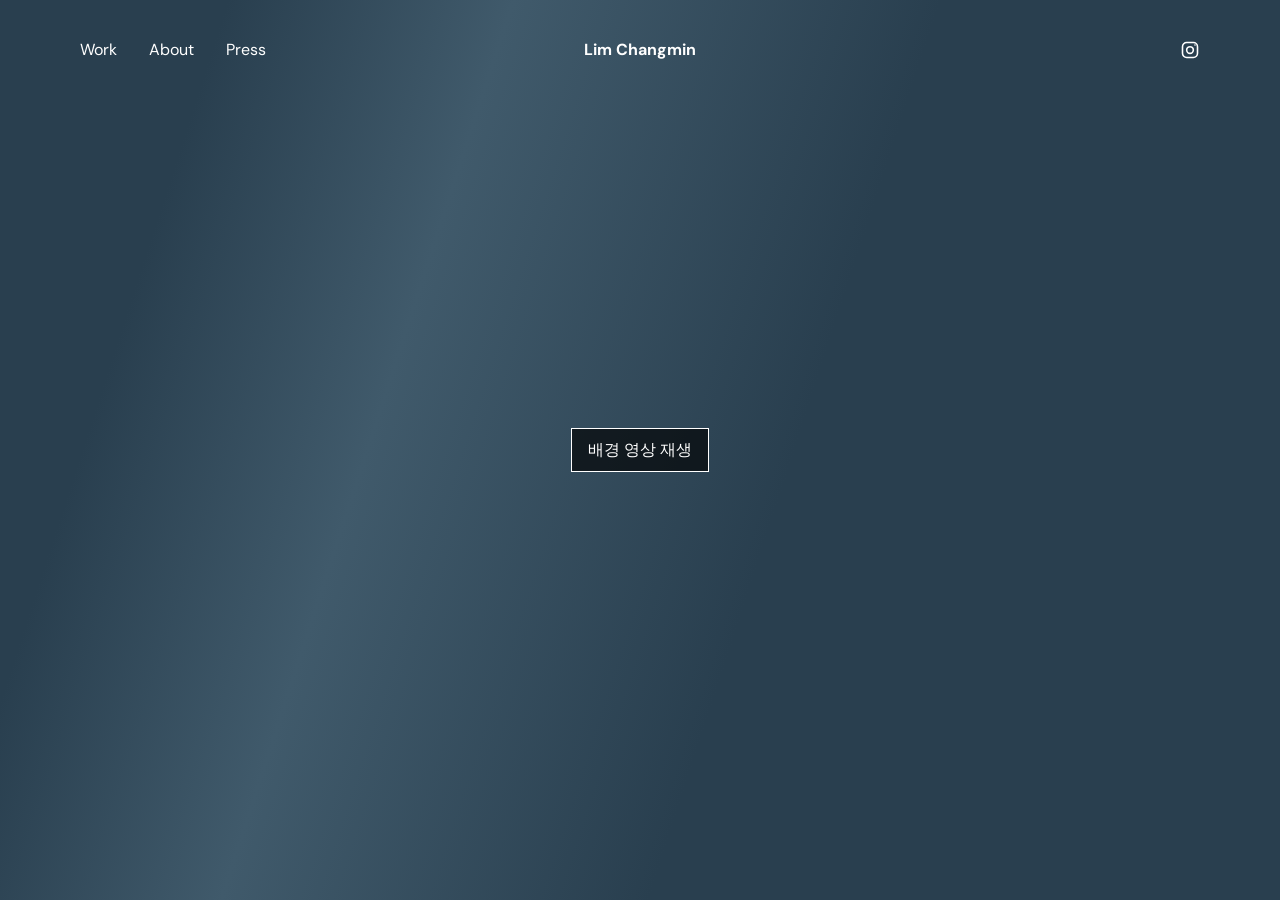
<file: index.html>
<!doctype html>
<html lang="en">
  <head>
    <meta charset="utf-8" />
    <meta name="viewport" content="width=device-width, initial-scale=1" />
    <meta name="theme-color" content="#ffffff" />
    <meta
      name="description"
      content="Lim Changmin is a Korean media artist and Professor at Keimyung University."
    />
    <title>Lim Changmin ART</title>
    <link rel="stylesheet" href="./styles.css?v=2" />
    <script src="./site-content.js?v=2" defer></script>
    <script src="./works-data.js" defer></script>
    <script src="./site.js?v=9" defer></script>
  </head>
  <body data-page="home">
    <div id="app"></div>
  </body>
</html>
</file>
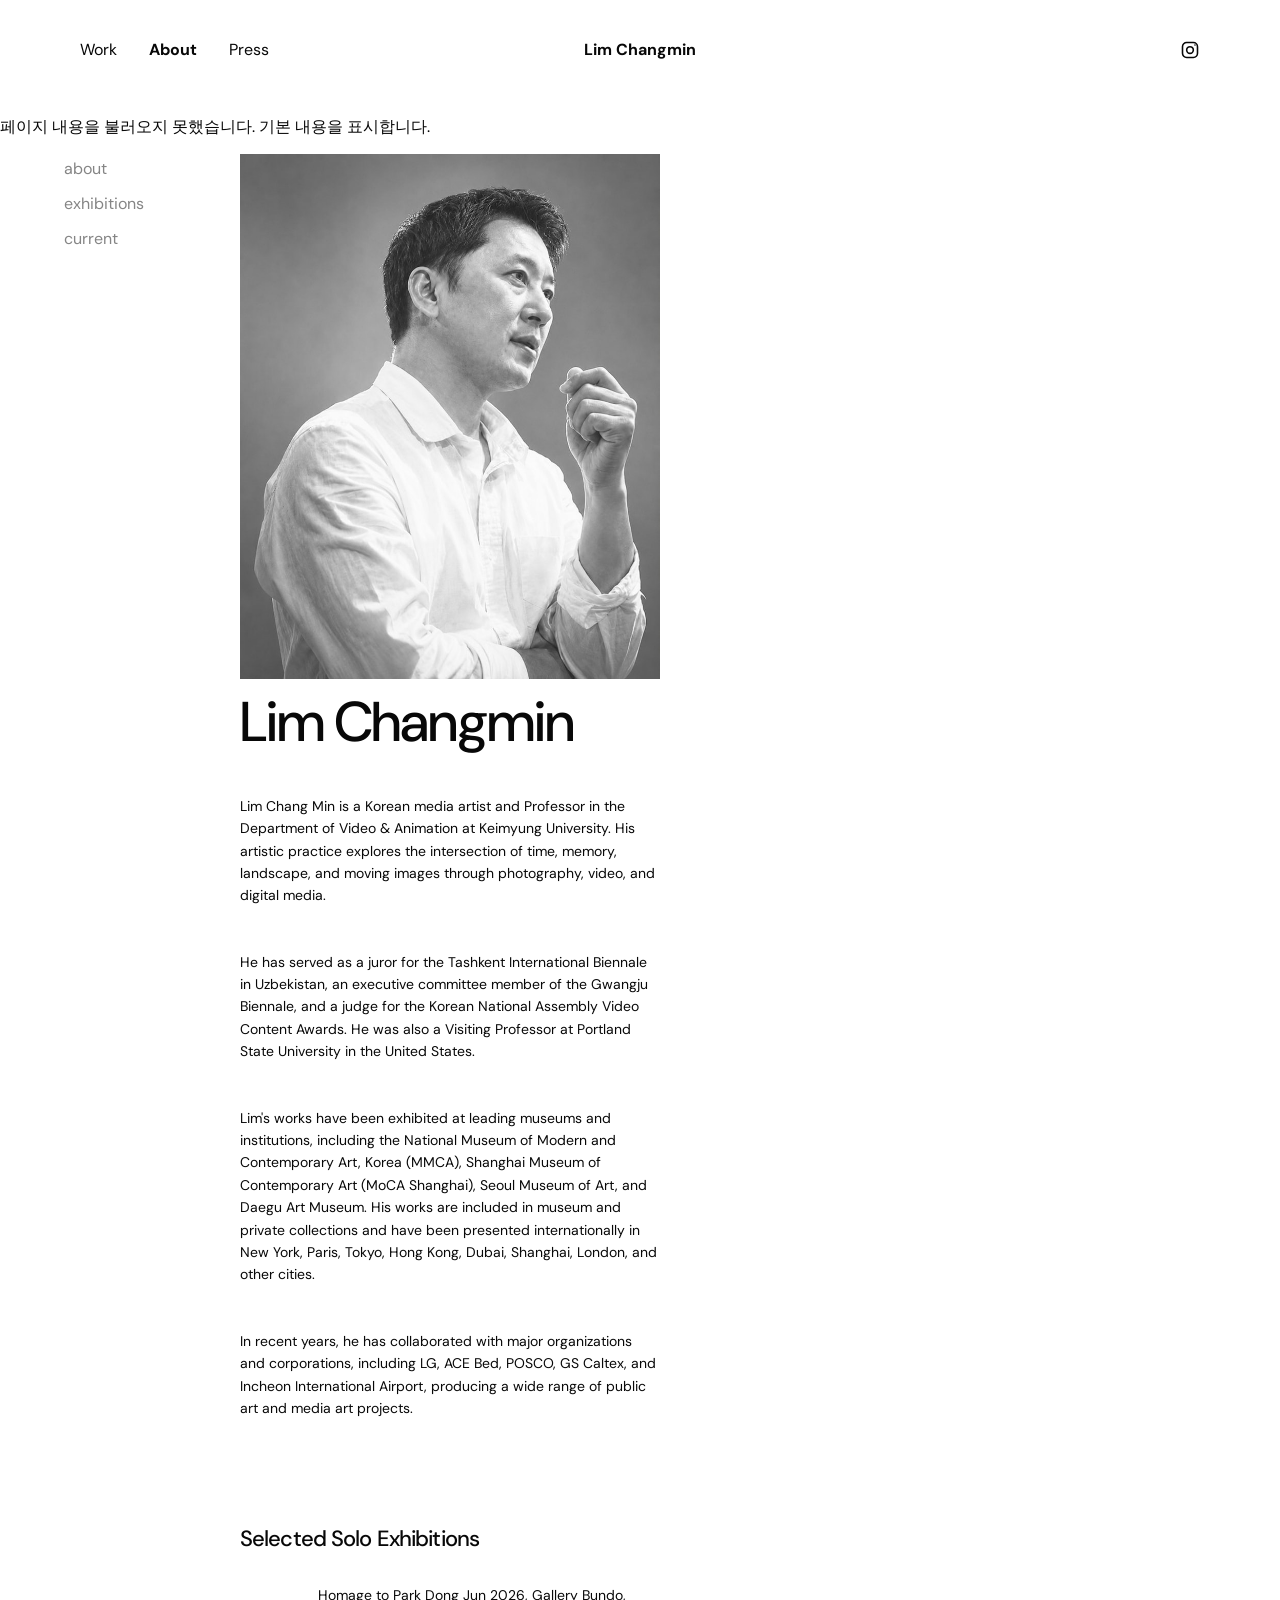
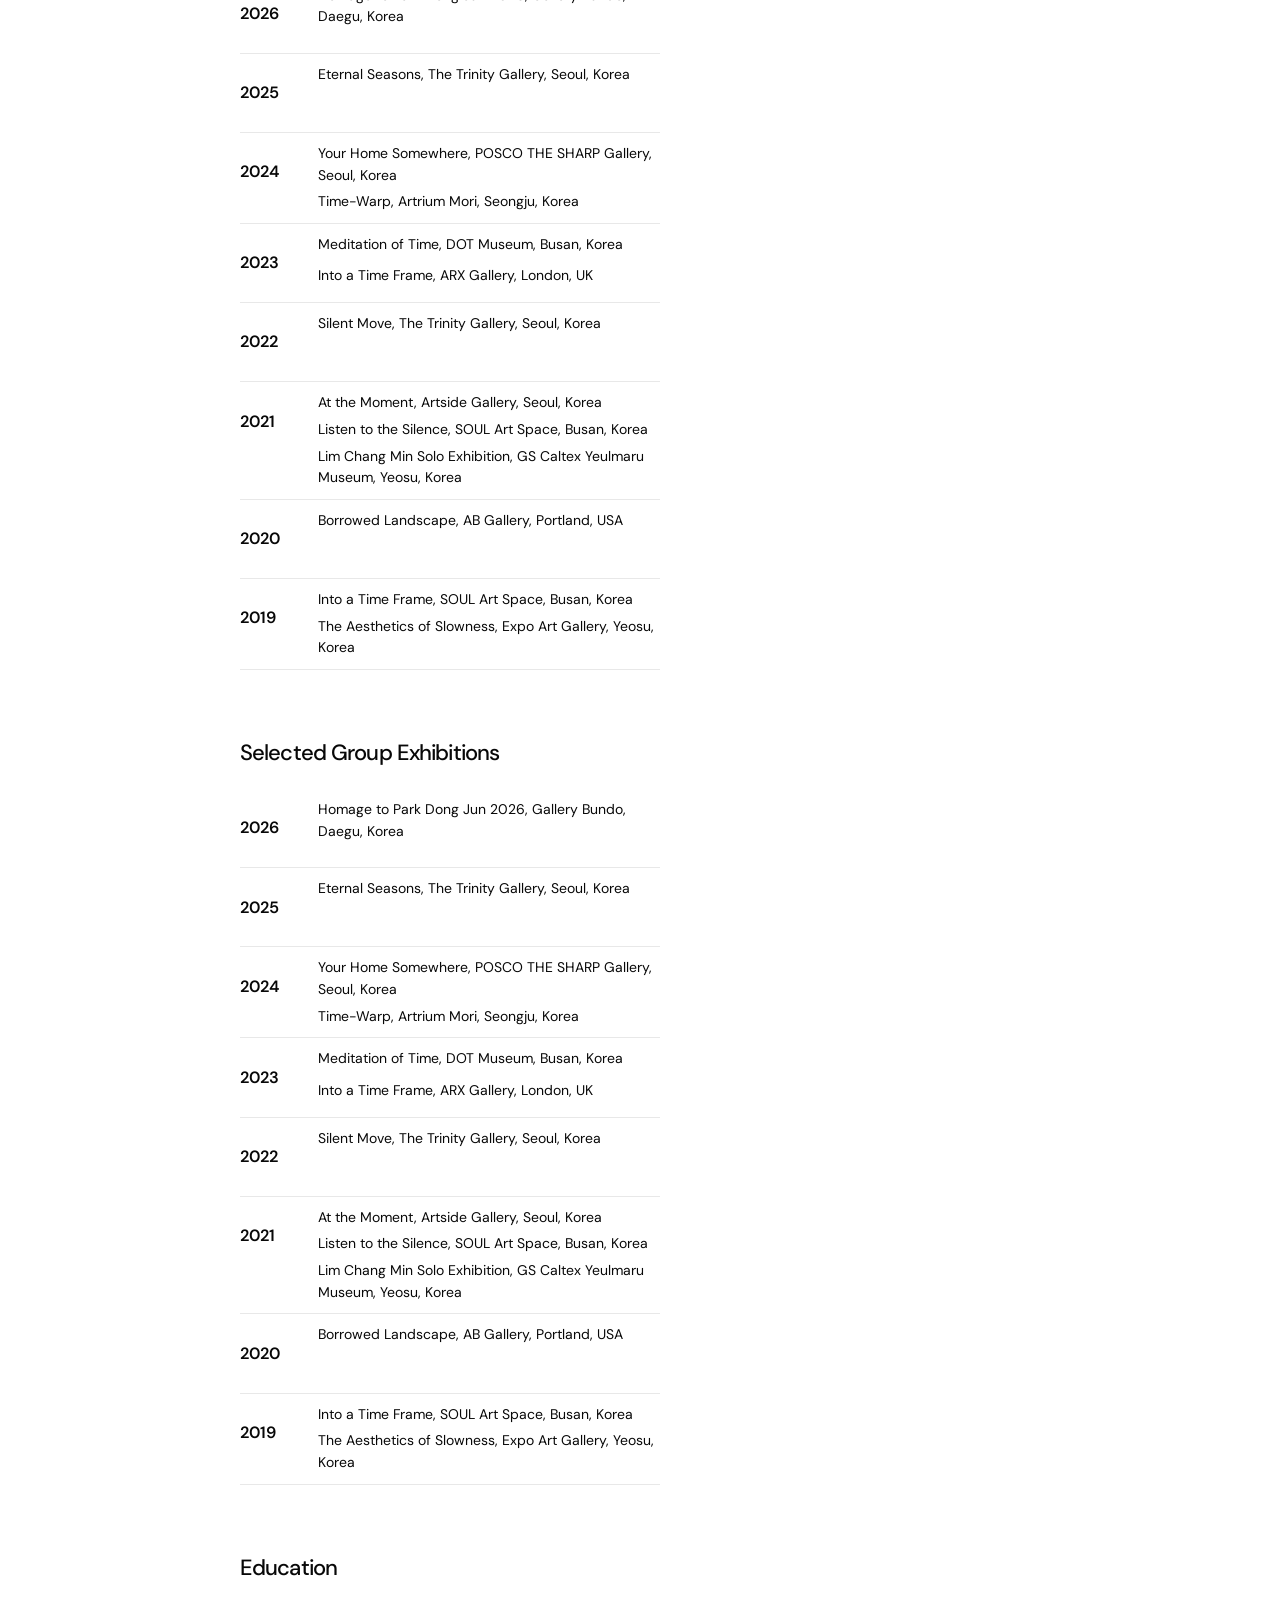
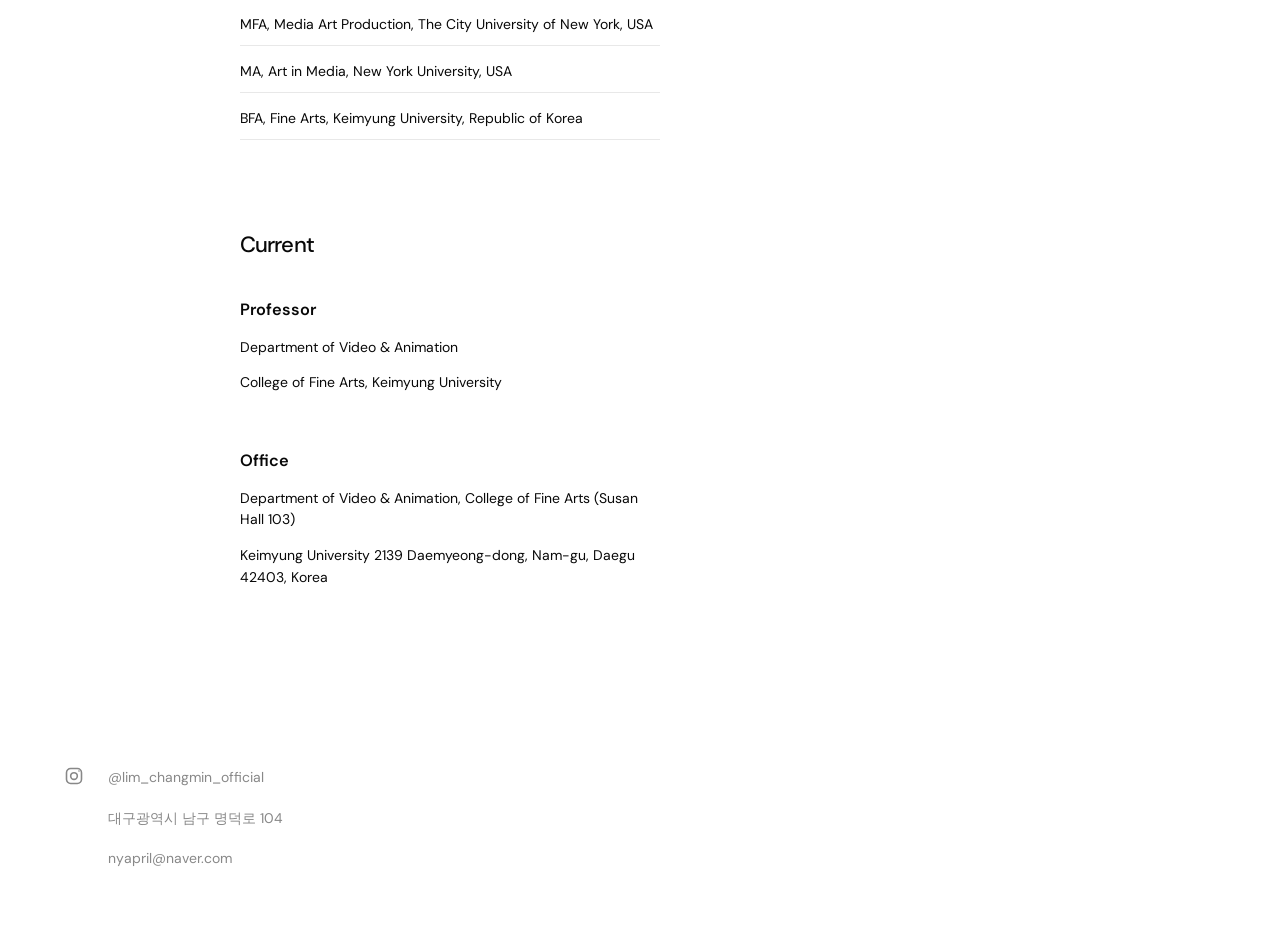
<file: about/index.html>
<!doctype html>
<html lang="en">
  <head>
    <meta charset="utf-8" />
    <meta name="viewport" content="width=device-width, initial-scale=1" />
    <meta name="theme-color" content="#ffffff" />
    <meta
      name="description"
      content="Biography, exhibitions, education, and current position of Lim Changmin."
    />
    <link rel="canonical" href="https://limchangmin.com/about/" />
    <title>About — Lim Changmin</title>
    <link rel="stylesheet" href="/styles.css" />
    <script src="/site-content.js?v=2" defer></script>
    <script src="/works-data.js" defer></script>
    <script src="/supabase-config.js" defer></script>
    <script src="/works-store.js?v=2" defer></script>
    <script src="/site.js?v=9" defer></script>
  </head>
  <body data-page="about">
    <div id="app"></div>
  </body>
</html>
</file>
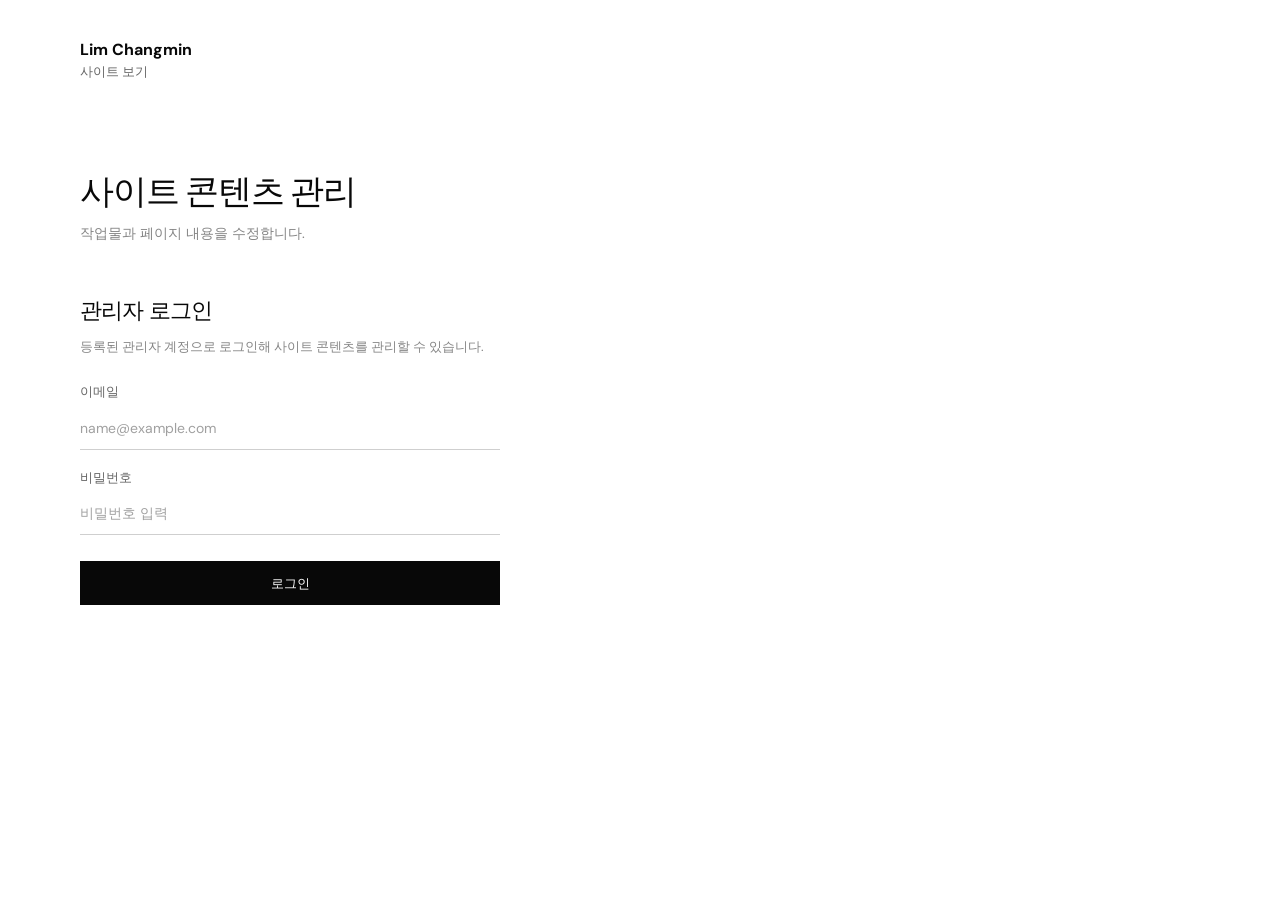
<file: admin/index.html>
<!doctype html>
<html lang="ko">
  <head>
    <meta charset="utf-8" />
    <meta name="viewport" content="width=device-width, initial-scale=1" />
    <meta name="robots" content="noindex, nofollow" />
    <link rel="canonical" href="https://limchangmin.com/admin/" />
    <title>사이트 콘텐츠 관리</title>
    <link rel="stylesheet" href="/admin.css?v=7" />
    <script src="/site-content.js?v=2" defer></script>
    <script src="/works-data.js" defer></script>
    <script src="/supabase-config.js" defer></script>
    <script src="/works-store.js?v=2" defer></script>
    <script src="/admin.js?v=6" defer></script>
  </head>
  <body class="admin-page">
    <main class="admin-shell">
      <header class="admin-topbar">
        <span class="admin-title">Lim Changmin</span>
        <a class="public-link" href="/work/" target="_blank" rel="noopener noreferrer">사이트 보기</a>
      </header>

      <section class="page-intro">
        <div>
          <h1>사이트 콘텐츠 관리</h1>
          <p class="page-lede">작업물과 페이지 내용을 수정합니다.</p>
        </div>
      </section>

      <p id="status" class="admin-status" role="status" aria-live="polite"></p>

      <form id="login" class="login-card">
        <div class="login-card-heading">
          <h2>관리자 로그인</h2>
        </div>
        <p class="card-description">등록된 관리자 계정으로 로그인해 사이트 콘텐츠를 관리할 수 있습니다.</p>
        <label for="login-email">이메일</label>
        <input id="login-email" name="email" type="email" autocomplete="username" placeholder="name@example.com" required />
        <label for="login-password">비밀번호</label>
        <input id="login-password" name="password" type="password" autocomplete="current-password" placeholder="비밀번호 입력" required />
        <button class="button-primary login-submit" type="submit">로그인</button>
      </form>

      <section id="editor" hidden>
        <div class="editor-heading">
          <h2>관리 항목</h2>
          <button id="logout" class="button-quiet" type="button">로그아웃</button>
        </div>

        <nav id="editor-tabs" class="editor-tabs" aria-label="관리 항목">
          <button type="button" data-panel="work-panel" aria-pressed="true">Work</button>
          <button type="button" data-panel="content-panel" aria-pressed="false">페이지 콘텐츠</button>
        </nav>

        <div id="work-panel" class="management-panel">
          <div class="panel-heading">
            <h2>작업물 관리</h2>
            <p>작품의 제목, 연도, 이미지와 동영상을 수정합니다.</p>
          </div>
          <div class="work-layout">
            <aside class="work-selector-card">
              <label for="work-select">편집할 작업물</label>
              <select id="work-select"></select>
              <p>새 작업물을 추가하거나 목록에서 기존 작업물을 선택하세요.</p>
            </aside>
            <form id="work-form" class="editor-card">
              <h3 class="form-title">작업물 정보</h3>
              <div class="form-grid">
                <label>제목 <input name="title" maxlength="300" required /></label>
                <label>연도 <input name="year" type="number" min="1" max="9999" required /></label>
              </div>
              <label>대표 이미지 <input name="image" type="file" accept="image/*" /></label>
              <p id="image-info" class="field-hint"></p>
              <label>동영상 <input name="video" type="file" accept="video/*" /></label>
              <p id="video-info" class="field-hint"></p>
              <label class="checkbox-label"><input name="removeVideo" type="checkbox" /> 기존 동영상 제거</label>
              <div class="form-actions">
                <button class="button-primary" type="submit">변경사항 저장</button>
                <button id="delete-work" class="button-danger" type="button" hidden>작업물 삭제</button>
              </div>
            </form>
          </div>
        </div>

        <section id="content-panel" class="management-panel" hidden>
          <div class="panel-heading">
            <h2>페이지 콘텐츠</h2>
            <p>About, Press, Exhibition Views의 내용을 수정합니다.</p>
          </div>
          <div class="content-controls">
            <label for="content-page">편집할 페이지
              <select id="content-page">
                <option value="exhibition">Exhibition Views</option>
                <option value="about">About</option>
                <option value="press">Press</option>
              </select>
            </label>
            <div class="content-save-hint">
              <span class="draft-state" id="content-draft-state">변경사항 없음</span>
              <p>저장하면 공개 사이트에 반영됩니다.</p>
            </div>
          </div>
          <form id="content-form" class="editor-card content-editor-card">
            <div id="content-fields"></div>
            <div class="form-footer">
              <p>업로드한 이미지 원본은 저장소에 보관됩니다.</p>
              <button class="button-primary" type="submit">페이지 내용 저장</button>
            </div>
          </form>
        </section>
      </section>
    </main>
  </body>
</html>
</file>
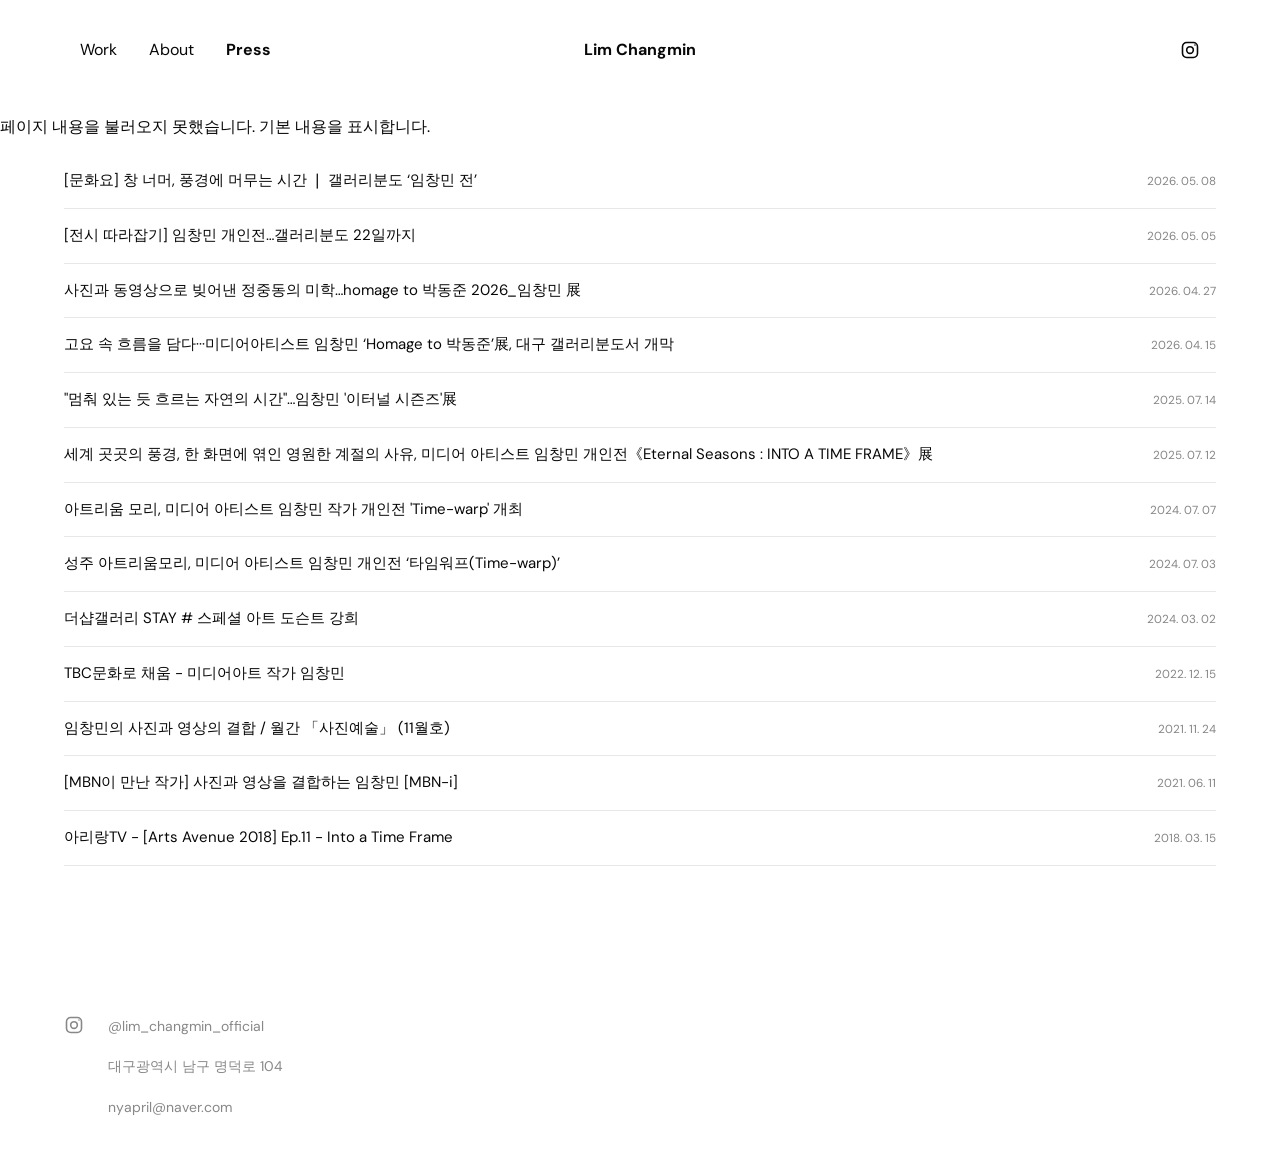
<file: press/index.html>
<!doctype html>
<html lang="en">
  <head>
    <meta charset="utf-8" />
    <meta name="viewport" content="width=device-width, initial-scale=1" />
    <meta name="theme-color" content="#ffffff" />
    <meta
      name="description"
      content="Selected interviews, broadcasts, and press about Lim Changmin."
    />
    <link rel="canonical" href="https://limchangmin.com/press/" />
    <title>Press — Lim Changmin</title>
    <link rel="stylesheet" href="/styles.css?v=11" />
    <script src="/site-content.js?v=2" defer></script>
    <script src="/works-data.js" defer></script>
    <script src="/supabase-config.js" defer></script>
    <script src="/works-store.js?v=2" defer></script>
    <script src="/site.js?v=11" defer></script>
  </head>
  <body data-page="press">
    <div id="app"></div>
  </body>
</html>
</file>
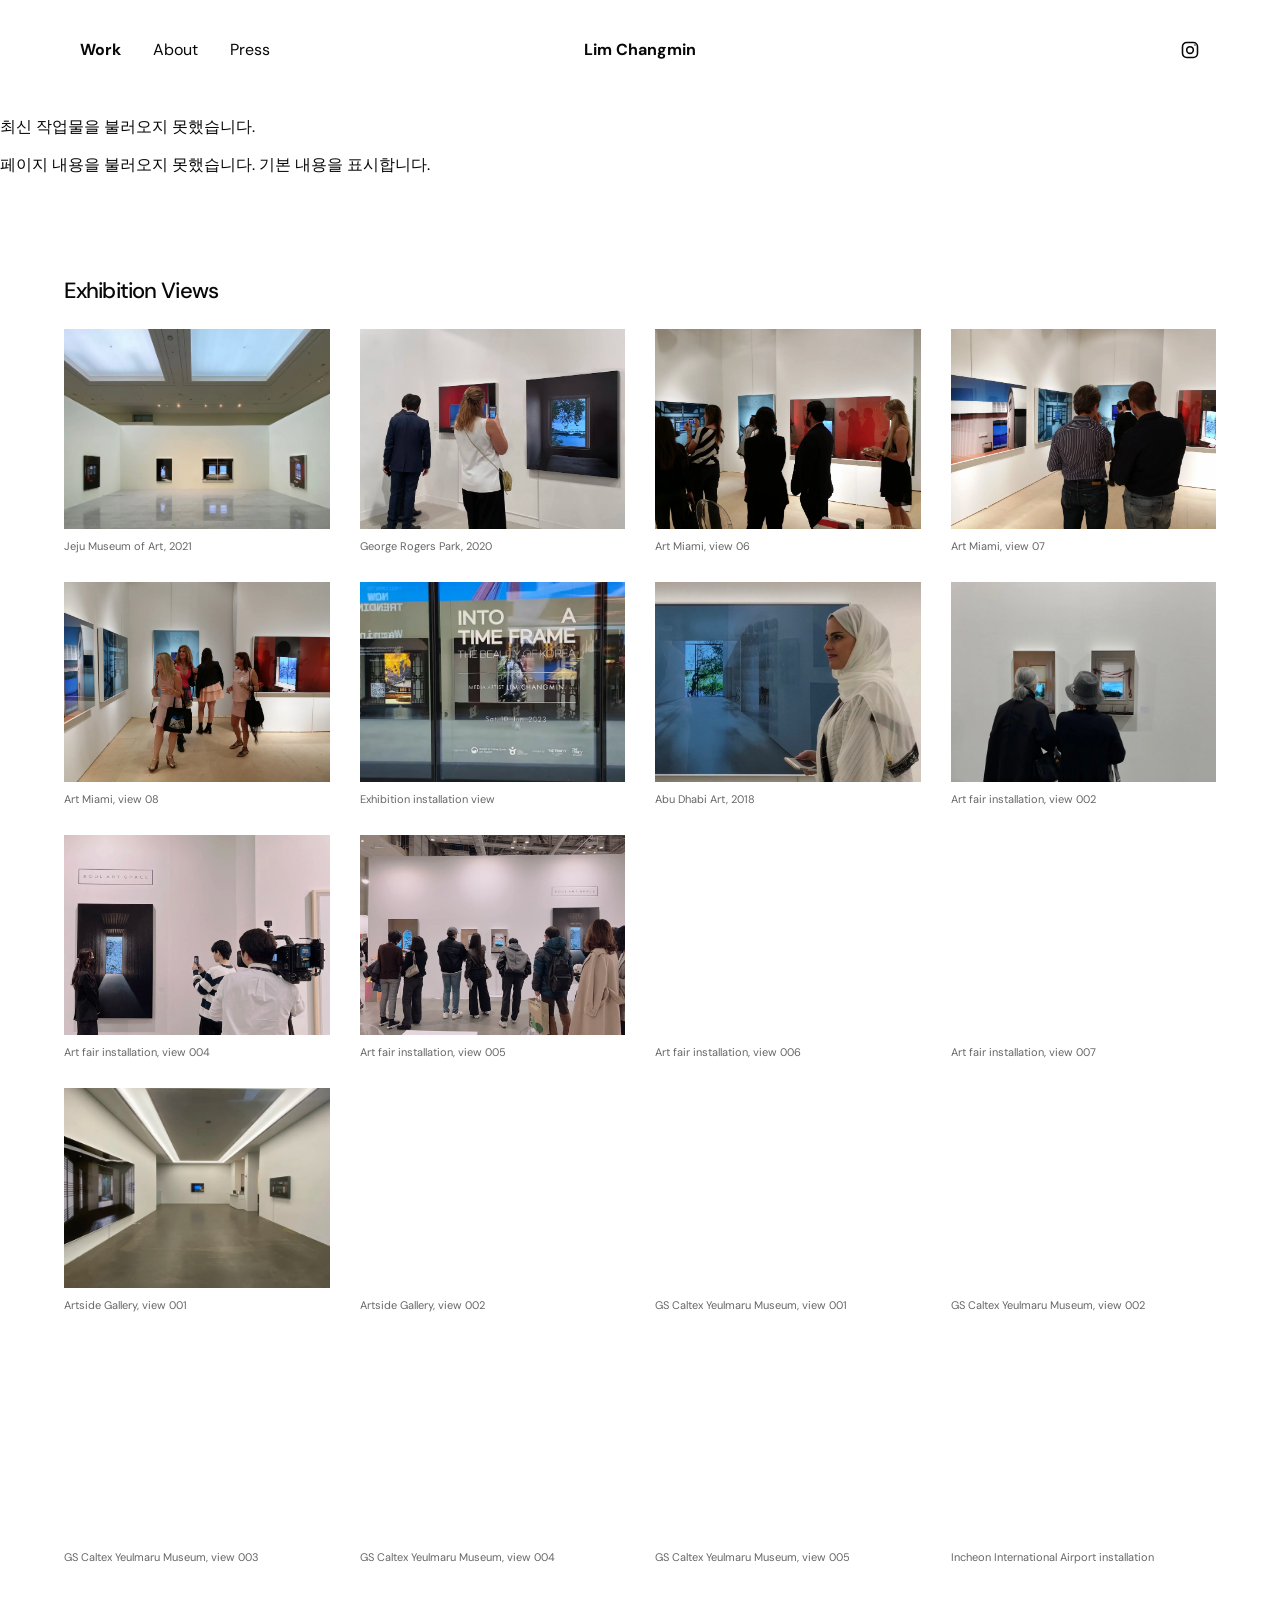
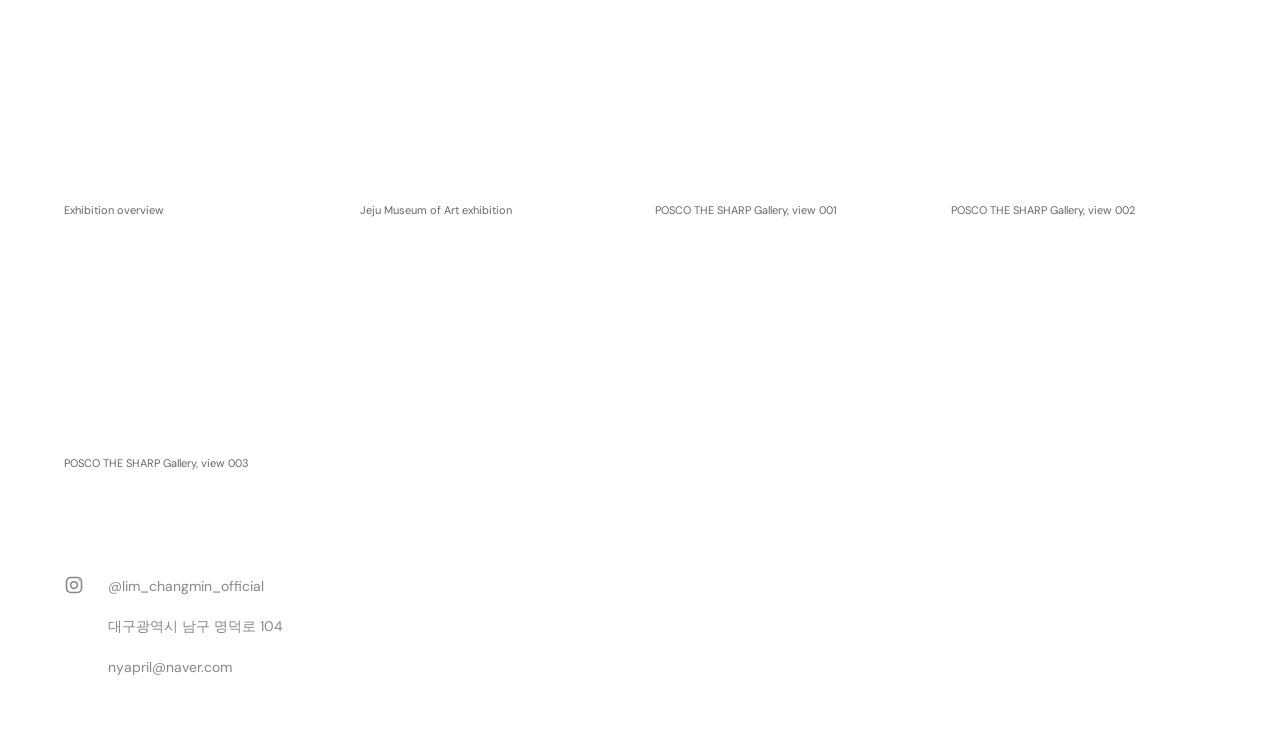
<file: work/index.html>
<!doctype html>
<html lang="en">
  <head>
    <meta charset="utf-8" />
    <meta name="viewport" content="width=device-width, initial-scale=1" />
    <meta name="theme-color" content="#ffffff" />
    <meta
      name="description"
      content="Selected photography, video, and media art works by Lim Changmin."
    />
    <link rel="canonical" href="https://limchangmin.com/work/" />
    <title>Work — Lim Changmin</title>
    <link rel="stylesheet" href="/styles.css?v=3" />
    <script src="/site-content.js?v=2" defer></script>
    <script src="/works-data.js" defer></script>
    <script src="/supabase-config.js" defer></script>
    <script src="/works-store.js?v=2" defer></script>
    <script src="/site.js?v=9" defer></script>
  </head>
  <body data-page="work">
    <div id="app"></div>
  </body>
</html>
</file>
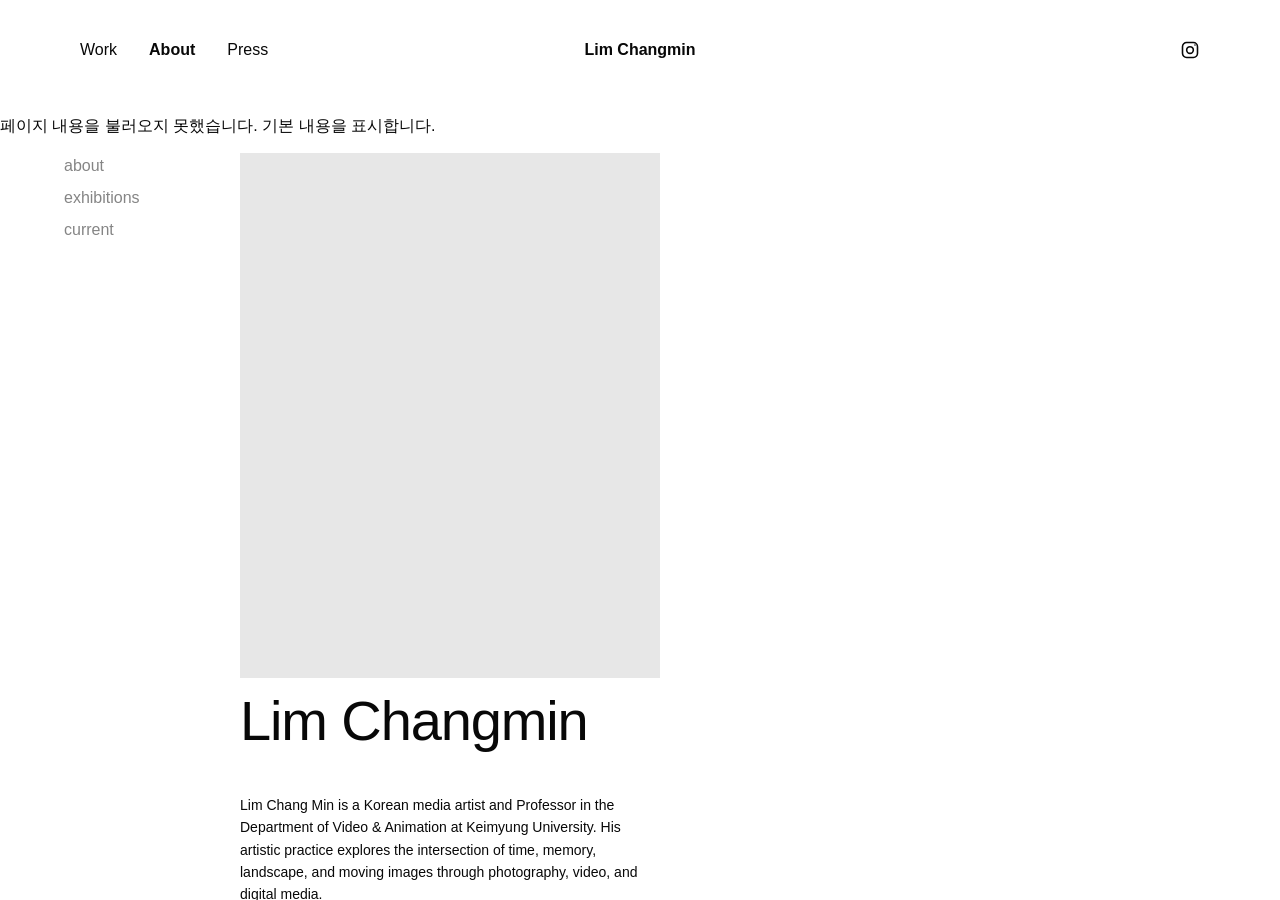
<file: about.html>
<!doctype html>
<html lang="en">
  <head>
    <meta charset="utf-8" />
    <link rel="canonical" href="https://limchangmin.com/about/" />
    <meta http-equiv="refresh" content="0; url=/about/" />
    <meta name="robots" content="noindex" />
    <title>About — Lim Changmin</title>
  </head>
  <body>
    <p>About has moved to <a href="/about/">limchangmin.com/about/</a>.</p>
  </body>
</html>
</file>
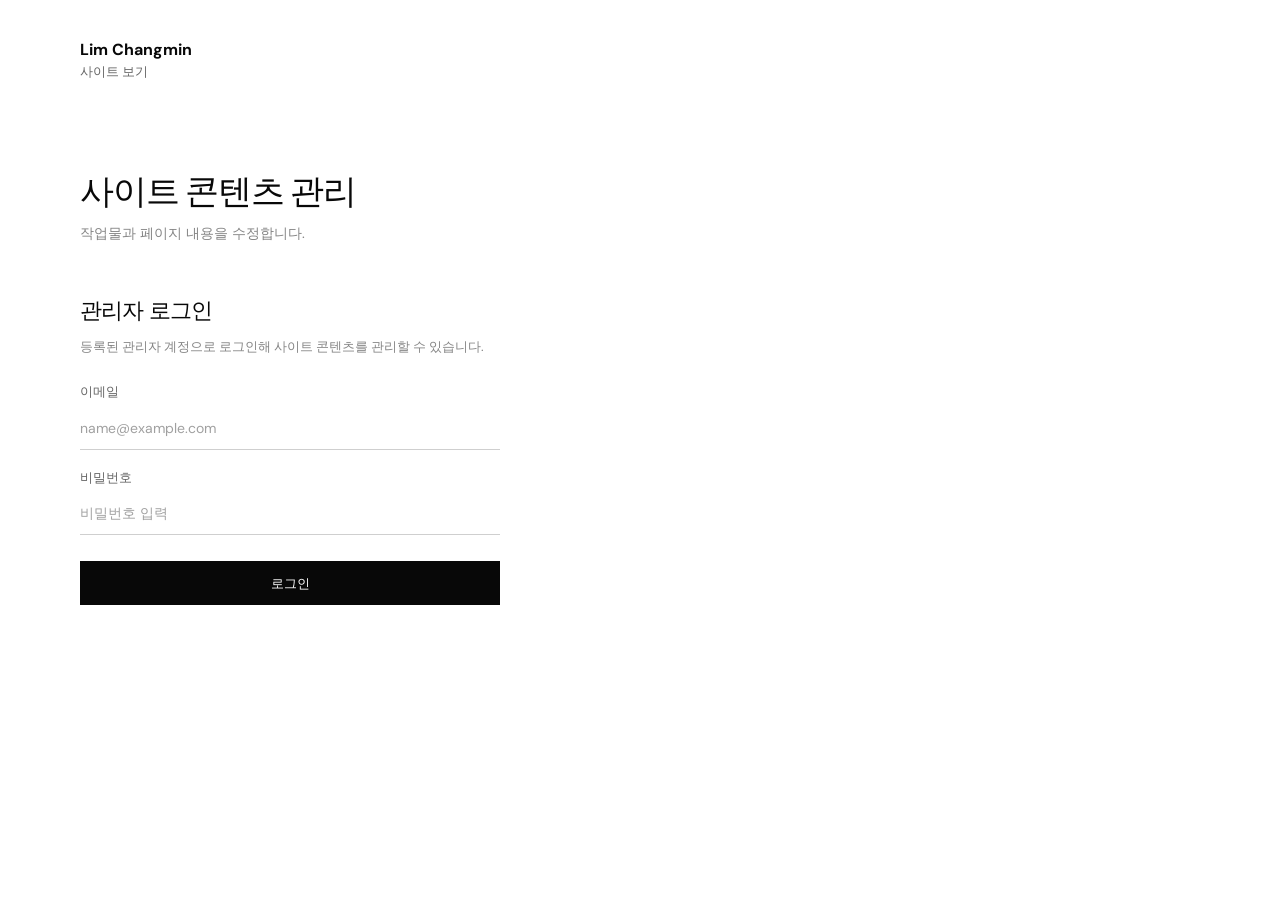
<file: admin.html>
<!doctype html>
<html lang="ko">
  <head>
    <meta charset="utf-8" />
    <meta name="robots" content="noindex, nofollow" />
    <link rel="canonical" href="https://limchangmin.com/admin/" />
    <meta http-equiv="refresh" content="0; url=/admin/" />
    <title>사이트 콘텐츠 관리</title>
    <script>window.location.replace("/admin/");</script>
  </head>
  <body>
    <p>관리자 페이지 주소가 변경되었습니다. <a href="/admin/">새 관리자 페이지 열기</a></p>
  </body>
</html>
</file>
<file: styles.css>
@font-face {
  font-family: "DM Sans";
  src: url("./assets/dm-sans.woff2") format("woff2");
  font-style: normal;
  font-weight: 100 900;
  font-display: swap;
}

:root {
  color: #080808;
  background: #fff;
  font-family: "DM Sans", "Apple SD Gothic Neo", Arial, sans-serif;
  font-synthesis: none;
  text-rendering: optimizeLegibility;
  -webkit-font-smoothing: antialiased;
  --page-gutter: 64px;
}

* {
  box-sizing: border-box;
}

html {
  scroll-behavior: smooth;
}

body {
  min-width: 320px;
  margin: 0;
}

a {
  color: inherit;
  text-decoration: none;
}

button {
  color: inherit;
  font: inherit;
}

.site-header {
  position: relative;
  z-index: 2;
  display: grid;
  grid-template-columns: 1fr auto 1fr;
  align-items: start;
  min-height: 100px;
  padding: 40px 80px 0;
}

.primary-nav {
  display: flex;
  flex-direction: row;
  align-items: flex-start;
  gap: 32px;
}

.primary-nav a,
.site-title {
  font-size: 16px;
  line-height: 1.25;
}

.primary-nav a {
  transition: opacity 160ms ease;
}

.primary-nav a[aria-current="page"] {
  font-weight: 700;
}

.site-title {
  justify-self: center;
  font-weight: 700;
  white-space: nowrap;
}

.instagram-link {
  justify-self: end;
  width: 20px;
  height: 20px;
}

.instagram-link svg,
.footer-instagram svg {
  display: block;
  width: 100%;
  height: 100%;
  fill: none;
  stroke: currentColor;
  stroke-width: 1.9;
}

.instagram-dot {
  fill: currentColor;
  stroke: none;
}

.site-header--hero {
  position: absolute;
  inset: 0 0 auto;
  min-height: 0;
  color: #fff;
}

.hero {
  position: relative;
  height: 100vh;
  height: 100dvh;
  overflow: hidden;
  background: #314b5d;
}

.hero-video {
  position: absolute;
  inset: 0;
  width: 100%;
  height: 100%;
  object-fit: cover;
  transform: scale(var(--hero-video-scale, 1));
  pointer-events: none;
}

.hero-skeleton {
  position: absolute;
  z-index: 1;
  inset: 0;
  background: linear-gradient(108deg, #293f4f 8%, #405a6b 18%, #293f4f 33%);
  background-size: 200% 100%;
  animation: hero-skeleton-shimmer 1.4s linear infinite;
  opacity: 1;
  transition: opacity 260ms ease;
  pointer-events: none;
}

.hero--video-ready .hero-skeleton {
  animation: none;
  opacity: 0;
}

@keyframes hero-skeleton-shimmer {
  to {
    background-position-x: -200%;
  }
}

@media (prefers-reduced-motion: reduce) {
  .hero-skeleton,
  .work-video-skeleton {
    animation: none;
  }
}

.hero::after {
  position: absolute;
  inset: 0;
  content: "";
  background: linear-gradient(180deg, rgb(0 0 0 / 12%), transparent 35%);
  pointer-events: none;
}

.hero-retry {
  position: absolute;
  z-index: 1;
  top: 50%;
  left: 50%;
  min-height: 44px;
  padding: 10px 16px;
  border: 1px solid #fff;
  background: rgb(0 0 0 / 65%);
  color: #fff;
  transform: translate(-50%, -50%);
  cursor: pointer;
}

.page-content {
  padding: 0 var(--page-gutter);
}

.work-page {
  padding-bottom: 80px;
}

.work-grid {
  display: grid;
  grid-template-columns: repeat(4, minmax(0, 1fr));
  column-gap: 30px;
  row-gap: 28px;
}

.work-year + .work-year {
  margin-top: 72px;
}

.work-year h2 {
  margin: 0 0 24px;
  font-size: 22px;
  font-weight: 500;
  letter-spacing: -0.04em;
}

.work-card {
  min-width: 0;
}

.work-image-button {
  position: relative;
  display: block;
  width: 100%;
  aspect-ratio: 265.5 / 200;
  overflow: hidden;
  padding: 0;
  border: 0;
  background: #f1f1ef;
  cursor: zoom-in;
}

.work-image-button img,
.work-image-button video {
  display: block;
  width: 100%;
  height: 100%;
  object-fit: cover;
  transition: transform 450ms cubic-bezier(0.2, 0.7, 0.2, 1);
}

.work-image-button--video {
  cursor: pointer;
}

.work-video-preview {
  transform: scale(var(--preview-scale, 1));
}

.work-video-skeleton {
  position: absolute;
  z-index: 1;
  inset: 0;
  background: linear-gradient(108deg, #e5e5e2 8%, #f5f5f2 18%, #e5e5e2 33%);
  background-size: 200% 100%;
  opacity: 1;
  transition: opacity 260ms ease;
  pointer-events: none;
}

.work-video-preview.is-loading + .work-video-skeleton {
  animation: hero-skeleton-shimmer 1.4s linear infinite;
}

.work-video-preview.is-playing + .work-video-skeleton {
  animation: none;
  opacity: 0;
}

.work-image-button:hover img,
.work-image-button:focus-visible img {
  transform: scale(1.025);
}

.work-image-button:hover video,
.work-image-button:focus-visible video {
  transform: scale(calc(var(--preview-scale, 1) * 1.025));
}

.work-video-preview::-webkit-media-controls-start-playback-button {
  display: none;
  -webkit-appearance: none;
}

.work-card p {
  min-height: 2.7em;
  margin: 12px 0 0;
  font-size: 11px;
  line-height: 1.35;
}

.exhibition-gallery {
  margin-top: 100px;
}

.exhibition-gallery h2 {
  margin: 0 0 24px;
  font-size: 22px;
  font-weight: 500;
  letter-spacing: -0.04em;
}

.exhibition-grid {
  display: grid;
  grid-template-columns: repeat(4, minmax(0, 1fr));
  align-items: start;
  column-gap: 30px;
  row-gap: 28px;
}

.exhibition-photo {
  min-width: 0;
  margin: 0;
}

.exhibition-photo img {
  display: block;
  width: 100%;
  aspect-ratio: 265.5 / 200;
  object-fit: cover;
}

.exhibition-photo figcaption {
  margin-top: 10px;
  color: #666;
  font-size: 11px;
  line-height: 1.35;
}

.about-layout {
  display: grid;
  grid-template-columns: 112px minmax(0, 420px);
  gap: 64px;
  align-items: start;
  padding: 0 64px;
  padding-bottom: 140px;
}

.about-index {
  position: sticky;
  top: 32px;
  display: flex;
  flex-direction: column;
  gap: 14px;
  padding-top: 4px;
  color: #858585;
  font-size: 16px;
}

.about-index a {
  transition: color 160ms ease;
}

.about-index a:hover,
.about-index a:focus-visible {
  color: #080808;
}

.about-content {
  min-width: 0;
  max-width: 420px;
}

.portrait {
  display: block;
  width: 100%;
  aspect-ratio: 0.8;
  object-fit: cover;
  background: #e7e7e7;
}

.about-intro h1 {
  margin: 16px 0 32px;
  font-size: clamp(42px, 5vw, 56px);
  font-weight: 500;
  letter-spacing: -0.02em;
  line-height: 0.96;
}

.biography {
  display: grid;
  gap: 16px;
  max-width: 420px;
  font-size: 14px;
  line-height: 1.6;
}

.about-section {
  padding-top: 72px;
  scroll-margin-top: 34px;
}

.about-section h2 {
  margin-bottom: 22px;
  font-size: 22px;
  font-weight: 500;
  letter-spacing: -0.04em;
}

.exhibition-list {
  display: grid;
}

.exhibition-year {
  display: grid;
  grid-template-columns: 62px 1fr;
  gap: 16px;
  padding: 10px 0;
  border-bottom: 1px solid #e8e8e8;
  font-size: 14px;
  line-height: 1.55;
}

.exhibition-year h3 {
  font-weight: 600;
}

.exhibition-year ul,
.education-block ul {
  display: grid;
  gap: 5px;
  margin: 0;
  padding: 0;
  list-style: none;
}

.group-heading,
.education-block {
  margin-top: 68px;
}

.education-block li {
  padding: 10px 0;
  border-bottom: 1px solid #e8e8e8;
  font-size: 14px;
  line-height: 1.5;
}

.current-grid {
  display: grid;
  gap: 24px;
  font-size: 14px;
  line-height: 1.55;
}

.current-grid h3 {
  margin-bottom: 12px;
  font-weight: 600;
}

.press-page {
  padding-bottom: 125px;
}

.press-list {
  margin: 0;
  padding: 0;
  list-style: none;
}

.press-item {
  display: grid;
  grid-template-columns: minmax(0, 1fr) auto;
  align-items: baseline;
  gap: 32px;
  padding: 16px 0;
  border-bottom: 1px solid #e7e7e7;
  font-size: 15px;
  line-height: 1.45;
}

.press-item a {
  transition: opacity 160ms ease;
}

.press-item a:hover {
  opacity: 0.55;
}

.press-item time {
  color: #858585;
  font-size: 0.78em;
  white-space: nowrap;
}

.site-footer {
  display: flex;
  gap: 24px;
  padding: 24px 64px 58px;
  color: #888;
  font-size: 14px;
  line-height: 1.6;
}

.footer-instagram {
  flex: 0 0 20px;
  width: 20px;
  height: 20px;
}

.footer-details {
  display: grid;
  gap: 4px;
}

.work-lightbox {
  position: fixed;
  inset: 0;
  width: 100vw;
  height: 100vh;
  height: 100dvh;
  max-width: none;
  max-height: none;
  margin: 0;
  padding: clamp(18px, 4vw, 64px);
  border: 0;
  background: transparent;
}

.work-lightbox[open] {
  display: flex;
  align-items: center;
  justify-content: center;
}

.work-lightbox::backdrop {
  background: rgb(0 0 0 / 22%);
  -webkit-backdrop-filter: blur(14px);
  backdrop-filter: blur(14px);
}

.lightbox-image {
  display: block;
  max-width: 100%;
  max-height: 100%;
  object-fit: contain;
}

.video-lightbox {
  --video-gutter: clamp(12px, 2vw, 24px);
  position: fixed;
  inset: 0;
  width: 100vw;
  height: 100vh;
  height: 100dvh;
  max-width: none;
  max-height: none;
  margin: 0;
  padding: var(--video-gutter);
  overflow: hidden;
  border: 0;
  background: #000;
  color: #fff;
}

.video-lightbox[open] {
  display: grid;
  place-items: center;
}

.video-lightbox::backdrop {
  background: #000;
}

.video-lightbox-player {
  display: block;
  width: min(100%, calc((100dvh - 2 * var(--video-gutter)) * var(--video-aspect-ratio, 1.777778)));
  height: auto;
  max-height: 100%;
  aspect-ratio: var(--video-aspect-ratio, 1.777778);
  object-fit: contain;
  background: #000;
}

.video-lightbox-status {
  position: absolute;
  right: 16px;
  bottom: 8px;
  left: 16px;
  margin: 0;
  color: #fff;
  font-size: 14px;
  text-align: center;
}

@media (max-width: 800px) {
  :root {
    --page-gutter: 24px;
  }

  .site-header {
    grid-template-columns: 1fr auto 1fr;
    min-height: 164px;
    padding: 32px 24px 0;
  }

  .primary-nav {
    grid-column: 1;
    grid-row: 1;
    flex-direction: column;
    gap: 20px;
  }

  .primary-nav a,
  .site-title {
    font-size: 16px;
  }

  .site-title {
    grid-column: 2;
    grid-row: 1;
    justify-self: center;
  }

  .instagram-link {
    grid-column: 3;
    grid-row: 1;
    width: 20px;
    height: 20px;
  }

  .site-header--hero {
    padding-top: 32px;
  }

  .work-grid {
    grid-template-columns: repeat(3, minmax(0, 1fr));
    column-gap: 30px;
    row-gap: 48px;
  }

  .work-year + .work-year {
    margin-top: 60px;
  }

  .exhibition-grid {
    grid-template-columns: repeat(3, minmax(0, 1fr));
    row-gap: 48px;
  }

  .work-card p {
    font-size: 12px;
  }

  .about-layout {
    grid-template-columns: max-content minmax(0, 357px);
    gap: 26px;
    padding: 0 64px 140px;
  }

  .about-index {
    position: sticky;
    flex-direction: column;
    gap: 14px;
    font-size: 16px;
  }

  .about-content {
    max-width: 357px;
  }

  .about-intro h1 {
    margin-bottom: 28px;
    font-size: clamp(42px, 7vw, 56px);
  }

  .about-section {
    padding-top: 60px;
  }

  .press-item {
    grid-template-columns: 1fr;
    gap: 5px;
  }

  .site-footer {
    font-size: 14px;
  }
}

@media (max-width: 520px) {
  :root {
    --page-gutter: 20px;
  }

  .site-header {
    min-height: 144px;
  }

  .primary-nav {
    gap: 10px;
  }

  .work-grid {
    grid-template-columns: repeat(2, minmax(0, 1fr));
    column-gap: 30.5px;
    row-gap: 46px;
  }

  .work-year + .work-year {
    margin-top: 48px;
  }

  .exhibition-gallery {
    margin-top: 72px;
  }

  .exhibition-grid {
    grid-template-columns: repeat(2, minmax(0, 1fr));
    column-gap: 30.5px;
    row-gap: 46px;
  }

  .work-card p {
    font-size: 10px;
  }

  .about-layout {
    grid-template-columns: max-content minmax(0, 1fr);
    gap: 12px;
    padding: 0 20px 140px;
  }

  .about-content {
    max-width: 241.2px;
  }

  .biography {
    gap: 14px;
    padding: 24px 44px 58px;
    font-size: 14px;
  }

  .about-section h2 {
    font-size: 20px;
  }

  .exhibition-year,
  .education-block li,
  .current-grid {
    font-size: 14px;
  }

  .group-heading,
  .education-block {
    margin-top: 68px;
  }
}

@media (prefers-reduced-motion: reduce) {
  html {
    scroll-behavior: auto;
  }

  *,
  *::before,
  *::after {
    transition-duration: 0.01ms !important;
  }
}
</file>
<file: admin.css>
@font-face {
  font-family: "DM Sans";
  src: url("./assets/dm-sans.woff2") format("woff2");
  font-style: normal;
  font-weight: 100 900;
  font-display: swap;
}

:root {
  color-scheme: light;
  color: #080808;
  background: #fff;
  font-family: "DM Sans", "Apple SD Gothic Neo", Arial, sans-serif;
  font-synthesis: none;
  text-rendering: optimizeLegibility;
  -webkit-font-smoothing: antialiased;
  --ink: #080808;
  --muted: #858585;
  --line: #e7e7e7;
  --danger: #666;
}

* {
  box-sizing: border-box;
}

body {
  min-width: 320px;
  min-height: 100vh;
  margin: 0;
  background: #fff;
  color: #080808;
  font-size: 15px;
  line-height: 1.5;
}

h1,
h2,
h3,
p {
  margin-top: 0;
}

a {
  color: inherit;
  text-decoration: none;
}

button,
input,
select,
textarea {
  color: inherit;
  font: inherit;
}

button {
  min-height: 44px;
  padding: 8px 12px;
  border: 1px solid transparent;
  border-radius: 0;
  background: #fff;
  cursor: pointer;
  transition: color 160ms ease, background-color 160ms ease, border-color 160ms ease;
}

button:hover:not(:disabled) {
  transform: none;
}

button:disabled {
  cursor: wait;
  opacity: 0.62;
}

button:focus-visible,
a:focus-visible,
input:focus-visible,
select:focus-visible,
textarea:focus-visible {
  outline: 2px solid #080808;
  outline-offset: 3px;
}

.admin-shell {
  width: 100%;
  margin: 0;
  padding: 0 0 90px;
}

.admin-topbar {
  display: flex;
  flex-direction: column;
  align-items: flex-start;
  width: min(1120px, calc(100% - 128px));
  min-height: 100px;
  margin: 0 auto;
  padding: 40px 0 0;
  gap: 2px;
}

.admin-title {
  font-size: 16px;
  line-height: 1.25;
}

.public-link {
  transition: opacity 160ms ease;
}

.public-link:hover {
  opacity: 0.55;
}

.admin-title {
  font-weight: 700;
  white-space: nowrap;
}

.public-link {
  color: #666;
  font-size: 13px;
}

.page-intro,
#status,
#editor {
  width: min(1120px, calc(100% - 128px));
  margin-right: auto;
  margin-left: auto;
}

.page-intro {
  padding: 72px 0 50px;
}

.page-intro h1 {
  margin: 0;
  font-size: clamp(26px, 3vw, 34px);
  font-weight: 500;
  letter-spacing: -0.035em;
  line-height: 1.2;
}

.page-lede {
  margin: 10px 0 0;
  color: var(--muted);
  font-size: 14px;
}

.admin-status {
  color: #666;
  font-size: 13px;
}

.admin-status:empty {
  display: none;
}

#status {
  margin-bottom: 24px;
}

.login-card {
  width: min(420px, calc(100% - 128px));
  margin: 0 0 48px max(64px, calc((100% - 1120px) / 2));
  padding: 0;
  border: 0;
  background: transparent;
}

.login-card-heading h2,
.editor-heading h2,
.panel-heading h2 {
  margin: 0;
  font-size: 22px;
  font-weight: 500;
  letter-spacing: -0.035em;
}

.card-description {
  margin: 10px 0 26px;
  color: var(--muted);
  font-size: 13px;
}

label {
  display: block;
  margin: 18px 0 6px;
  color: #666;
  font-size: 13px;
  font-weight: 400;
}

input:not([type="checkbox"]),
select,
textarea {
  display: block;
  width: 100%;
  min-height: 42px;
  margin-top: 6px;
  padding: 8px 0;
  border: 0;
  border-bottom: 1px solid #cfcfcf;
  border-radius: 0;
  background: #fff;
  font-size: 14px;
}

input::placeholder {
  color: #a0a0a0;
}

input[type="file"] {
  padding: 8px 0;
}

input[type="file"]::file-selector-button {
  min-height: 34px;
  margin-right: 10px;
  padding: 5px 10px;
  border: 1px solid #ccc;
  border-radius: 0;
  background: #fff;
  font: inherit;
  cursor: pointer;
}

textarea {
  min-height: 92px;
  resize: vertical;
  line-height: 1.55;
}

.button-primary {
  display: inline-flex;
  align-items: center;
  justify-content: center;
  min-width: 150px;
  min-height: 44px;
  border: 1px solid var(--ink);
  background: var(--ink);
  color: #fff;
  font-size: 13px;
  font-weight: 500;
}

.button-primary:hover:not(:disabled) {
  border-color: #444;
  background: #444;
}

.login-submit {
  width: 100%;
  margin-top: 26px;
}

.editor-heading {
  display: flex;
  align-items: center;
  justify-content: space-between;
  gap: 16px;
  margin: 42px 0 24px;
}

.button-quiet {
  min-height: 36px;
  padding: 4px 0;
  color: #666;
  font-size: 13px;
}

.button-quiet:hover:not(:disabled) {
  text-decoration: underline;
  text-underline-offset: 3px;
}

.editor-tabs {
  display: grid;
  grid-template-columns: repeat(2, minmax(0, 1fr));
  gap: 0;
  margin-bottom: 42px;
  border-bottom: 1px solid var(--line);
}

.editor-tabs button {
  width: 100%;
  min-height: 44px;
  margin-bottom: -1px;
  padding: 10px 0;
  border-bottom: 2px solid transparent;
  color: var(--muted);
  font-size: 15px;
  text-align: left;
}

.editor-tabs button[aria-pressed="true"] {
  border-bottom-color: var(--ink);
  color: var(--ink);
  font-weight: 600;
}

.panel-heading {
  margin-bottom: 28px;
}

.panel-heading > p:last-child {
  margin: 8px 0 0;
  color: var(--muted);
  font-size: 13px;
}

.work-layout {
  display: grid;
  grid-template-columns: minmax(220px, 0.7fr) minmax(0, 1.8fr);
  align-items: start;
  gap: 48px;
}

.work-selector-card {
  position: sticky;
  top: 20px;
  padding: 0;
}

.work-selector-card label {
  margin-top: 0;
}

.work-selector-card p,
.field-hint {
  color: var(--muted);
  font-size: 12px;
}

.work-selector-card p {
  margin: 12px 0 0;
}

.editor-card {
  min-width: 0;
  padding: 0;
}

.form-title {
  margin: 0 0 22px;
  font-size: 18px;
  font-weight: 500;
}

.form-grid {
  display: grid;
  grid-template-columns: minmax(0, 1fr) minmax(130px, 0.4fr);
  gap: 24px;
}

.field-hint {
  margin: -4px 0 12px;
}

.checkbox-label {
  display: flex;
  align-items: center;
  gap: 8px;
  margin: 18px 0;
  color: #666;
}

.checkbox-label input {
  width: 17px;
  height: 17px;
  accent-color: var(--ink);
}

.form-actions {
  display: flex;
  align-items: center;
  gap: 14px;
  margin-top: 28px;
  padding-top: 20px;
  border-top: 1px solid var(--line);
}

.button-danger {
  border-bottom: 1px solid #999;
  color: var(--danger);
  font-size: 13px;
}

.content-controls {
  display: grid;
  grid-template-columns: minmax(240px, 0.8fr) 1fr;
  align-items: end;
  gap: 32px;
  margin-bottom: 26px;
}

.content-controls > label {
  margin: 0;
}

.content-save-hint {
  display: flex;
  align-items: center;
  justify-content: flex-end;
  gap: 12px;
  min-height: 42px;
  color: var(--muted);
  font-size: 12px;
}

.content-save-hint p {
  margin: 0;
}

.draft-state {
  color: #666;
  white-space: nowrap;
}

.draft-state.is-dirty {
  color: var(--ink);
  font-weight: 600;
}

.content-editor-card {
  padding: 0;
}

#content-fields > h2 {
  margin: 0 0 18px;
  font-size: 18px;
  font-weight: 500;
  letter-spacing: -0.02em;
}

#content-fields > p {
  margin: 0 0 24px;
  color: var(--muted);
  font-size: 12px;
}

.content-group,
.content-row {
  min-width: 0;
  margin: 0;
  border: 0;
  border-radius: 0;
  background: transparent;
}

.content-group {
  margin-top: 36px;
  padding: 24px 0 0;
  border-top: 1px solid var(--line);
}

.content-group > legend {
  padding: 0;
  font-size: 17px;
  font-weight: 500;
}

.content-group > button[data-add-list] {
  min-height: 34px;
  margin: 12px 0 4px;
  padding: 4px 0;
  color: var(--ink);
  font-size: 13px;
  text-decoration: underline;
  text-underline-offset: 3px;
}

.content-group > button[data-add-list]:hover:not(:disabled) {
  color: #777;
}

.content-list {
  display: grid;
  gap: 0;
}

.content-row {
  padding: 20px 0;
  border-bottom: 1px solid var(--line);
}

.content-row-actions {
  display: flex;
  align-items: center;
  justify-content: flex-end;
  gap: 6px;
  margin: 0 0 8px;
}

.content-row-actions span {
  flex: 1;
  color: var(--muted);
  font-size: 11px;
}

.content-row-actions button {
  min-width: 32px;
  min-height: 30px;
  padding: 4px 7px;
  color: #666;
  font-size: 12px;
}

.content-row-actions button[data-row-action="remove"] {
  color: #666;
}

.content-row-actions button:hover:not(:disabled) {
  color: var(--ink);
  text-decoration: underline;
  text-underline-offset: 3px;
}

.content-image-preview {
  display: block;
  max-width: min(100%, 280px);
  max-height: 200px;
  margin: 8px 0 12px;
  object-fit: contain;
}

.content-portrait-preview {
  width: 180px;
  height: 225px;
  object-fit: cover;
}

.form-footer {
  position: sticky;
  bottom: 0;
  z-index: 1;
  display: flex;
  align-items: center;
  justify-content: space-between;
  gap: 16px;
  margin-top: 24px;
  padding: 14px 0;
  border-top: 1px solid var(--line);
  background: rgba(255, 255, 255, 0.96);
  backdrop-filter: blur(8px);
}

.form-footer p {
  margin: 0;
  color: var(--muted);
  font-size: 12px;
}

[hidden] {
  display: none !important;
}

@media (max-width: 800px) {
  .admin-topbar {
    width: calc(100% - 48px);
    padding-top: 32px;
  }

  .page-intro,
  #status,
  #editor {
    width: calc(100% - 48px);
  }

  .login-card {
    width: min(420px, calc(100% - 48px));
    margin-left: 24px;
  }

  .work-layout {
    grid-template-columns: 1fr;
    gap: 28px;
  }

  .work-selector-card {
    position: static;
  }
}

@media (max-width: 520px) {
  .admin-topbar {
    width: calc(100% - 40px);
    min-height: 90px;
    padding-top: 26px;
  }

  .admin-title {
    font-size: 15px;
  }

  .public-link {
    font-size: 12px;
  }

  .page-intro,
  #status,
  #editor {
    width: calc(100% - 40px);
  }

  .page-intro {
    padding: 46px 0 36px;
  }

  .page-intro h1 {
    font-size: 26px;
  }

  .login-card {
    width: calc(100% - 40px);
    margin-left: 20px;
  }

  .editor-heading {
    margin-top: 32px;
  }

  .editor-tabs {
    margin-bottom: 32px;
  }

  .content-controls {
    grid-template-columns: 1fr;
    gap: 8px;
  }

  .content-save-hint {
    justify-content: flex-start;
  }

  .form-grid {
    grid-template-columns: 1fr;
    gap: 0;
  }

  .form-footer {
    align-items: stretch;
    flex-direction: column;
  }

  .form-footer .button-primary {
    width: 100%;
  }
}

@media (prefers-reduced-motion: reduce) {
  *,
  *::before,
  *::after {
    transition-duration: 0.01ms !important;
  }
}
</file>
